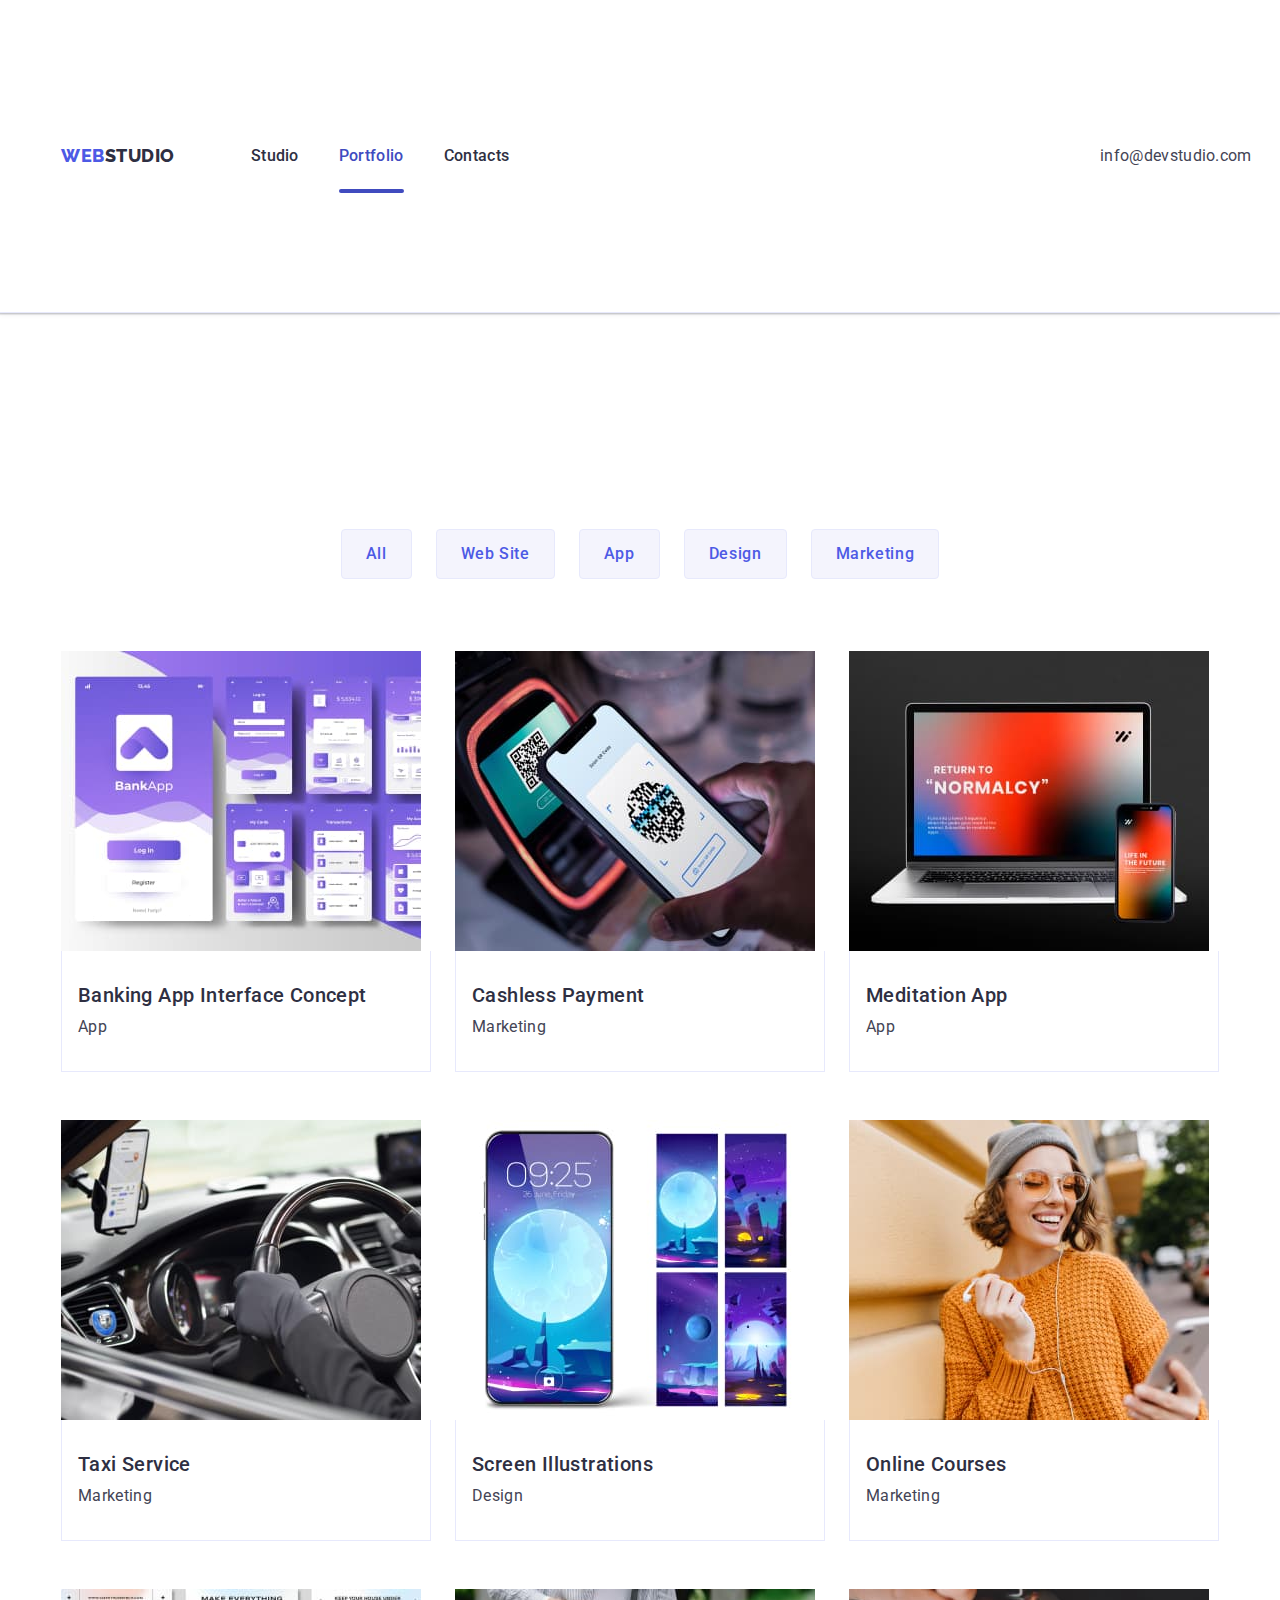
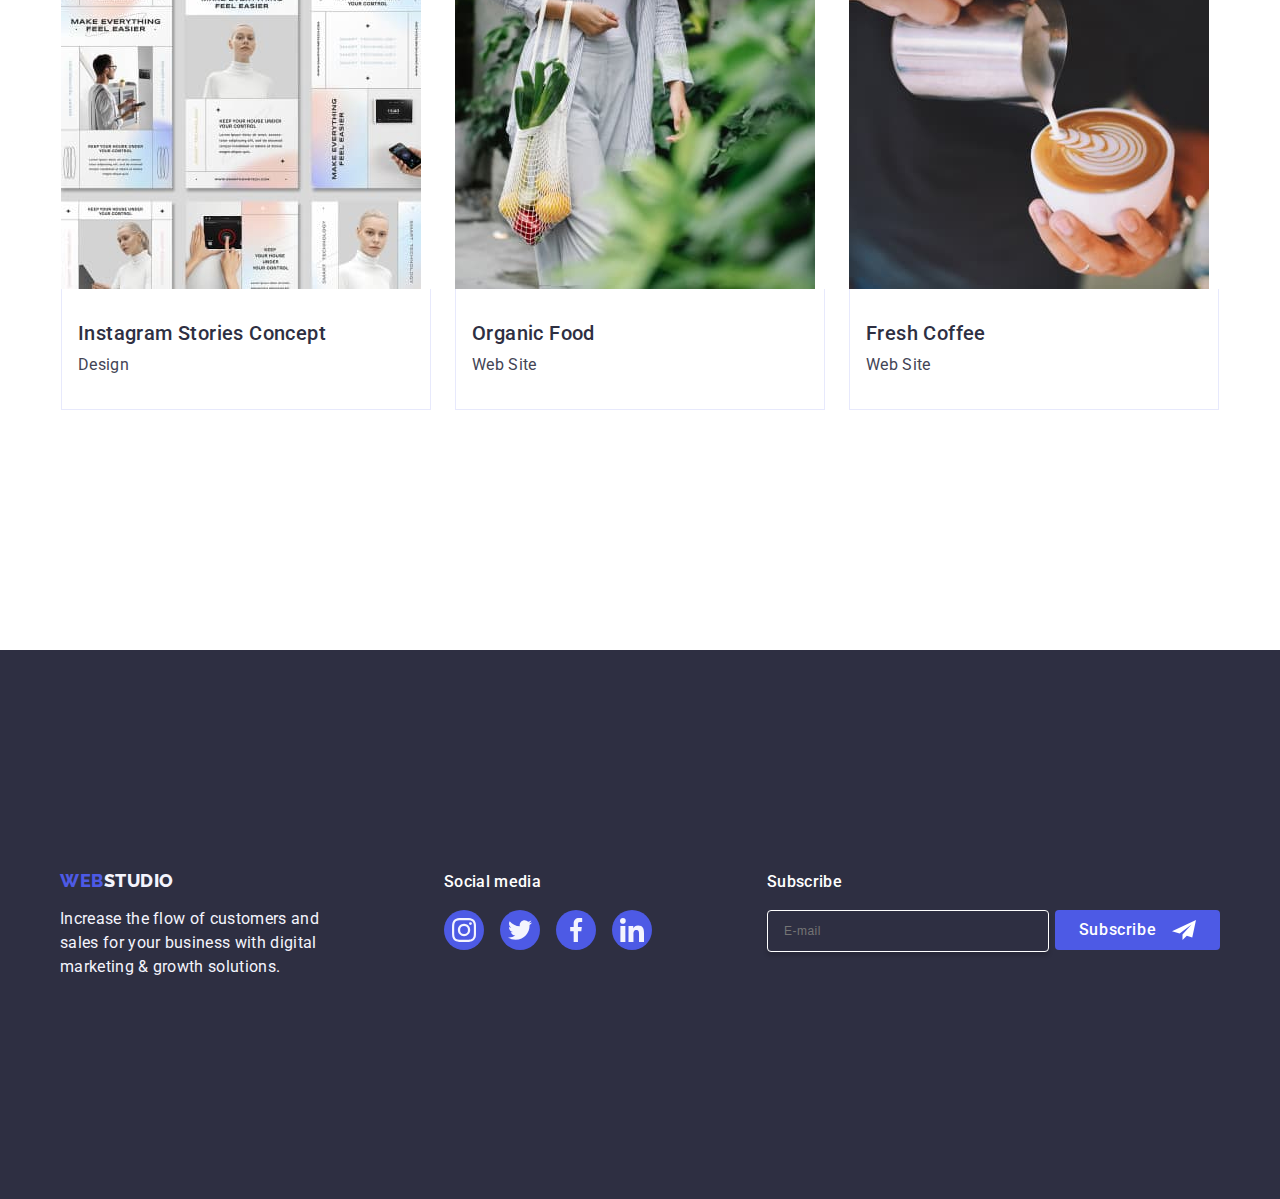
<file: portfolio.html>
<!DOCTYPE html>
<html lang="en">
  <head>
    <meta charset="UTF-8" />
    <meta name="viewport" content="width=device-width, initial-scale=1.0" />

    <link rel="preconnect" href="https://fonts.googleapis.com" />
    <link rel="preconnect" href="https://fonts.gstatic.com" crossorigin />
    <link
      href="https://fonts.googleapis.com/css2?family=Raleway:wght@800&family=Roboto:wght@400;500;700;900&display=swap"
      rel="stylesheet"
    />
    <link
      rel="stylesheet"
      href="https://cdnjs.cloudflare.com/ajax/libs/modern-normalize/2.0.0/modern-normalize.min.css"
      integrity="sha512-4xo8blKMVCiXpTaLzQSLSw3KFOVPWhm/TRtuPVc4WG6kUgjH6J03IBuG7JZPkcWMxJ5huwaBpOpnwYElP/m6wg=="
      crossorigin="anonymous"
      referrerpolicy="no-referrer"
    />
    <link rel="stylesheet" href="./css/styles.css" type="text/css" />
    <title>WebStudio Portfolio</title>
  </head>
  <body>
    <header class="header">
      <div class="header-div container">
        <nav class="nav">
          <a class="logo-link link" href="./index.html"
            >Web<span class="logo-header">Studio</span></a
          >
          <ul class="list-header link">
            <li>
              <a href="./index.html" class="first-link link">Studio</a>
            </li>
            <li>
              <a href="./portfolio.html" class="first-link link current"
                >Portfolio</a
              >
            </li>
            <li>
              <a href="" class="first-link link">Contacts</a>
            </li>
          </ul>
        </nav>
        <address class="address">
          <ul class="address-list list">
            <li>
              <a href="mailto:info@devstudio.com" class="contact-link link"
                >info@devstudio.com</a
              >
            </li>
            <li>
              <a href="tel:+110001111111" class="contact-link link"
                >+11 (000) 111-11-11</a
              >
            </li>
          </ul>
        </address>
      </div>
    </header>
    <main>
      <section class="section-six">
        <div class="container">
          <h1 class="visually-hidden">Our Products</h1>

          <ul class="list-one-portfolio list">
            <li>
              <button type="button" class="filter-button">All</button>
            </li>
            <li>
              <button type="button" class="filter-button">Web Site</button>
            </li>
            <li>
              <button type="button" class="filter-button">App</button>
            </li>
            <li>
              <button type="button" class="filter-button">Design</button>
            </li>
            <li>
              <button type="button" class="filter-button">Marketing</button>
            </li>
          </ul>
          <ul class="list-two-portfolio list">
            <li class="portfolio-li">
              <a class="link portfolio-link" href="">
                <div class="portfolio-box">
                  <img
                    src="./images/banking-app-8.jpg"
                    width="360"
                    height="300"
                    alt="an image showing an example of the banking app"
                  />
                  <p class="portfolio-box-p">
                    14 Stylish and User-Friendly App Design Concepts · Task
                    Manager App · Calorie Tracker App · Exotic Fruit Ecommerce
                    App · Cloud Storage App
                  </p>
                </div>
                <div class="portfolio-div">
                  <h2 class="product-header">Banking App Interface Concept</h2>
                  <p class="product-paragraph">App</p>
                </div>
              </a>
            </li>
            <li class="portfolio-li">
              <a class="link portfolio-link" href="">
                <div class="portfolio-box">
                  <img
                    src="./images/cashless-9.jpg"
                    width="360"
                    height="300"
                    alt="an image showing an example of the cashless payment app"
                  />
                  <p class="portfolio-box-p">
                    14 Stylish and User-Friendly App Design Concepts · Task
                    Manager App · Calorie Tracker App · Exotic Fruit Ecommerce
                    App · Cloud Storage App
                  </p>
                </div>
                <div class="portfolio-div">
                  <h2 class="product-header">Cashless Payment</h2>
                  <p class="product-paragraph">Marketing</p>
                </div>
              </a>
            </li>
            <li class="portfolio-li">
              <a class="link portfolio-link" href="">
                <div class="portfolio-box">
                  <img
                    src="./images/meditation-app-10.jpg"
                    width="360"
                    height="300"
                    alt="an image showing an example of the meditation app on a computer and on a smartphone"
                  />
                  <p class="portfolio-box-p">
                    14 Stylish and User-Friendly App Design Concepts · Task
                    Manager App · Calorie Tracker App · Exotic Fruit Ecommerce
                    App · Cloud Storage App
                  </p>
                </div>
                <div class="portfolio-div">
                  <h2 class="product-header">Meditation App</h2>
                  <p class="product-paragraph">App</p>
                </div>
              </a>
            </li>
            <li class="portfolio-li">
              <a class="link portfolio-link" href="">
                <div class="portfolio-box">
                  <img
                    src="./images/taxi-11.jpg"
                    width="360"
                    height="300"
                    alt="an image showing the driver's place in a taxi car with an on app on a smartphone"
                  />
                  <p class="portfolio-box-p">
                    14 Stylish and User-Friendly App Design Concepts · Task
                    Manager App · Calorie Tracker App · Exotic Fruit Ecommerce
                    App · Cloud Storage App
                  </p>
                </div>
                <div class="portfolio-div">
                  <h2 class="product-header">Taxi Service</h2>
                  <p class="product-paragraph">Marketing</p>
                </div>
              </a>
            </li>
            <li class="portfolio-li">
              <a class="link portfolio-link" href="">
                <div class="portfolio-box">
                  <img
                    src="./images/screen-12.jpg"
                    width="360"
                    height="300"
                    alt="an image showing an example of the illustrations on a smartphone"
                  />
                  <p class="portfolio-box-p">
                    14 Stylish and User-Friendly App Design Concepts · Task
                    Manager App · Calorie Tracker App · Exotic Fruit Ecommerce
                    App · Cloud Storage App
                  </p>
                </div>
                <div class="portfolio-div">
                  <h2 class="product-header">Screen Illustrations</h2>
                  <p class="product-paragraph">Design</p>
                </div>
              </a>
            </li>
            <li class="portfolio-li">
              <a class="link portfolio-link" href="">
                <div class="portfolio-box">
                  <img
                    src="./images/online-course-13.jpg"
                    width="360"
                    height="300"
                    alt="an image showing happy young woman during online course on a smartphone"
                  />
                  <p class="portfolio-box-p">
                    14 Stylish and User-Friendly App Design Concepts · Task
                    Manager App · Calorie Tracker App · Exotic Fruit Ecommerce
                    App · Cloud Storage App
                  </p>
                </div>
                <div class="portfolio-div">
                  <h2 class="product-header">Online Courses</h2>
                  <p class="product-paragraph">Marketing</p>
                </div>
              </a>
            </li>
            <li class="portfolio-li">
              <a class="link portfolio-link" href="">
                <div class="portfolio-box">
                  <img
                    src="./images/instagram-14.jpg"
                    width="360"
                    height="300"
                    alt="an image showing several sites of an Instagram Stories"
                  />
                  <p class="portfolio-box-p">
                    14 Stylish and User-Friendly App Design Concepts · Task
                    Manager App · Calorie Tracker App · Exotic Fruit Ecommerce
                    App · Cloud Storage App
                  </p>
                </div>
                <div class="portfolio-div">
                  <h2 class="product-header">Instagram Stories Concept</h2>
                  <p class="product-paragraph">Design</p>
                </div>
              </a>
            </li>
            <li class="portfolio-li">
              <a class="link portfolio-link" href="">
                <div class="portfolio-box">
                  <img
                    src="./images/organic-food-15.jpg"
                    width="360"
                    height="300"
                    alt="an image showing a woman with a bag full of fresh organic vegetables in a green scenery"
                  />
                  <p class="portfolio-box-p">
                    14 Stylish and User-Friendly App Design Concepts · Task
                    Manager App · Calorie Tracker App · Exotic Fruit Ecommerce
                    App · Cloud Storage App
                  </p>
                </div>
                <div class="portfolio-div">
                  <h2 class="product-header">Organic Food</h2>
                  <p class="product-paragraph">Web Site</p>
                </div>
              </a>
            </li>
            <li class="portfolio-li">
              <a class="link portfolio-link" href="">
                <div class="portfolio-box">
                  <img
                    src="./images/fresh-coffee-16.jpg"
                    width="360"
                    height="300"
                    alt="an image showing hand of a barista making a latte"
                  />
                  <p class="portfolio-box-p">
                    14 Stylish and User-Friendly App Design Concepts · Task
                    Manager App · Calorie Tracker App · Exotic Fruit Ecommerce
                    App · Cloud Storage App
                  </p>
                </div>
                <div class="portfolio-div">
                  <h2 class="product-header">Fresh Coffee</h2>
                  <p class="product-paragraph">Web Site</p>
                </div>
              </a>
            </li>
          </ul>
        </div>
      </section>
    </main>
    <footer class="footer">
      <div class="container footer-main">
        <div class="div-footer-one">
          <a class="logo-link link" href="index.html"
            >Web<span class="logo-footer">Studio</span></a
          >
          <p class="footer-paragraph">
            Increase the flow of customers and sales for your business with
            digital marketing & growth solutions.
          </p>
        </div>
        <div class="social-media-container">
          <p class="footer-paragraph-one">Social media</p>
          <ul class="footer-icons-list">
            <li class="footer-icons-li">
              <a href="" class="footer-link-icon">
                <svg width="24" height="24" class="footer-icon-li">
                  <use href="./images/icons.svg#icon-instagram"></use>
                </svg>
              </a>
            </li>
            <li class="footer-icons-li">
              <a href="" class="footer-link-icon">
                <svg width="24" height="24" class="footer-icon-li">
                  <use href="./images/icons.svg#icon-twitter"></use>
                </svg>
              </a>
            </li>
            <li class="footer-icons-li">
              <a href="" class="footer-link-icon">
                <svg width="24" height="24" class="footer-icon-li">
                  <use href="./images/icons.svg#icon-facebook"></use>
                </svg>
              </a>
            </li>
            <li class="footer-icons-li">
              <a href="" class="footer-link-icon">
                <svg width="24" height="24" class="footer-icon-li">
                  <use href="./images/icons.svg#icon-linkedin"></use>
                </svg>
              </a>
            </li>
          </ul>
        </div>
        <div class="div-footer-three">
          <p class="footer-paragraph-three">Subscribe</p>
          <form class="footer-form">
            <label class="label-footer">
              <input
                class="input-footer"
                name="input-footer"
                type="email"
                placeholder="E-mail"
                required
            /></label>
            <button type="submit" class="button-footer">
              Subscribe
              <svg width="24" height="24" class="footer-icon-div">
                <use href="./images/icons.svg#icon-Frame"></use>
              </svg>
            </button>
          </form>
        </div>
      </div>
    </footer>
  </body>
</html>
</file>
<file: css/styles.css>
:root {
  --color-logo: #4d5ae5;
  --color-section1: #2e2f42;
  --color-footer: #f4f4fd;
  --color-paragraph: #434455;
  --color-portfolio: #e7e9fc;
  --color-footer-div: #ffffff;
  --section-five: #8e8f99;
}
body {
  font-family: "Roboto", sans-serif;
  color: #434455;
  background-color: #ffffff;
}
h1,
h2,
h3,
h4,
h5,
h6,
p {
  margin: 0;
}
img {
  display: block;
  max-width: 100%;
  height: auto;
}
button {
  cursor: pointer;
  border: none;
  border-radius: 4px;
}

ul,
ol {
  list-style: none;
  margin: 0;
  padding-left: 0;
}
* {
  margin: 0;
  padding: 0;
}

.container {
  margin: 0 auto;
  padding: 0 15px;
  max-width: 1158px;
}
.section-two-icons-container {
  display: flex;
  align-items: center;
  justify-content: center;
  height: 112px;
  background-color: #f4f4fd;
  border-radius: 4px;
  margin-bottom: 8px;
}

.link {
  text-decoration: none;
}

.list {
  list-style: none;
  margin: 0;
  padding-left: 0;
}

.list-header {
  display: flex;
  gap: 40px;
}

.list-one-portfolio {
  justify-content: center;
  display: flex;
  gap: 24px;
  margin-bottom: 72px;
}

.list-two-portfolio {
  display: flex;
  flex-wrap: wrap;
  column-gap: 24px;
  row-gap: 48px;
}

.section-two-list {
  gap: 24px;
  display: flex;
}
.section-two-li {
  width: calc((100% - 72px) / 4);
}

.section-three {
  padding-bottom: 120px;
}

.section-three-list {
  gap: 24px;
  display: flex;
}

.section-three-li {
  width: calc((100% - 48px) / 3);
}

.logo-link {
  font-family: "Raleway", sans-serif;
  font-weight: 800;
  font-size: 18px;
  line-height: 1.17;
  letter-spacing: 0.03em;
  text-transform: uppercase;
  color: var(--color-logo);
  margin-right: 76px;
  display: inline-block;
}

.logo-header {
  color: #2e2f42;
}

.first-link:hover {
  color: #404bbf;
}
.first-link:focus {
  color: #404bbf;
}

.first-link {
  display: inline-block;
  font-weight: 500;
  font-size: 16px;
  line-height: 1.5;
  letter-spacing: 0.02em;
  color: #2e2f42;
  position: relative;
  transition: color 250ms cubic-bezier(0.4, 0, 0.2, 1);
  padding: 24px 0;
}

.current {
  color: #404bbf;
}

.current::after {
  content: "";
  position: absolute;
  left: 0;
  bottom: -1px;
  width: 100%;
  height: 4px;
  border-radius: 2px;
  background: var(--OCEAN, #404bbf);
}

.portfolio-li {
  width: calc((100% - 48px) / 3);
  display: block;
}

.portfolio-link:hover .portfolio-box-p {
  transform: translateY(0%);
}

.portfolio-link:focus .portfolio-box-p {
  transform: translateY(0%);
}

.portfolio-li:focus {
  box-shadow: 0px 1px 6px rgba(46, 47, 66, 0.08),
    0px 1px 1px rgba(46, 47, 66, 0.16), 0px 2px 1px rgba(46, 47, 66, 0.08);
}
.portfolio-link {
  display: block;
  transition: box-shadow 250ms cubic-bezier(0.4, 0, 0.2, 1);
}
.portfolio-link:focus {
  box-shadow: 0px 1px 6px rgba(46, 47, 66, 0.08),
    0px 1px 1px rgba(46, 47, 66, 0.16), 0px 2px 1px rgba(46, 47, 66, 0.08);
}
.portfolio-link:hover {
  box-shadow: 0px 1px 6px rgba(46, 47, 66, 0.08),
    0px 1px 1px rgba(46, 47, 66, 0.16), 0px 2px 1px rgba(46, 47, 66, 0.08);
}
.section-four-li {
  background-color: #ffffff;
}
.section-four-icons-list {
  display: flex;
  justify-content: center;
  gap: 24px;
}
.section-four-icons-li {
  width: 40px;
  height: 40px;
  background-color: ;
}
.link-icon {
  width: 100%;
  height: 100%;
  background-color: #4d5ae5;
  border-radius: 50%;
  display: flex;
  align-items: center;
  justify-content: center;
  transition: background-color 250ms cubic-bezier(0.4, 0, 0.2, 1);
}
.link-icon:hover {
  background-color: #404bbf;
}
.link-icon:focus {
  background-color: #404bbf;
}
.icon-li {
  fill: #f4f4fd;
}

.address {
  font-style: normal;
  margin-left: auto;
  display: flex;
  gap: 40px;
  padding: 24px 0;
}
.address-list {
  display: flex;
  gap: 40px;
}

.heading-three {
  font-size: 36px;
  line-height: 1.11;
  text-align: center;
  letter-spacing: 0.02em;
  text-transform: capitalize;
  color: #2e2f42;
  margin-bottom: 72px;
}

.span {
  color: #2e2f42;
}

.logo-footer {
  color: #f4f4fd;
  display: inline-block;
  margin-bottom: 16px;
}

.footer-paragraph {
  line-height: 1.5;
  color: var(--color-footer);
  letter-spacing: 0.02em;
  max-width: 264px;
}

.contact-link {
  font-size: 16px;
  line-height: 1.5;
  letter-spacing: 0.02em;
  color: #434455;
  text-decoration: none;
  transition: color 250ms cubic-bezier(0.4, 0, 0.2, 1);
}

.contact-link:hover {
  color: #404bbf;
}

.contact-link:focus {
  color: #404bbf;
}

.section-one {
  background-color: var(--color-section1);
  padding: 188px 0;
  background-image: linear-gradient(
      rgba(46, 47, 66, 0.7),
      rgba(46, 47, 66, 0.7)
    ),
    url(../images/people-office.jpg);
  max-width: 1440px;
  background-repeat: no-repeat;
  background-position: center;
  background-size: cover;
  margin: 0 auto;
}

.section-two {
  padding: 120px 0;
}

.section-four {
  background-color: #f4f4fd;
  padding: 120px 0;
}

.section-four-list {
  display: flex;
  gap: 24px;
}

.section-four-li {
  width: calc((100%-72px) / 4);
  border-radius: 0px 0px 4px 4px;
  box-shadow: 0px 1px 6px rgba(46, 47, 66, 0.08),
    0px 1px 1px rgba(46, 47, 66, 0.16), 0px 2px 1px rgba(46, 47, 66, 0.08);
}

.section-five {
  padding-top: 120px;
  padding-bottom: 120px;
}

.section-five-ul {
  display: flex;
  gap: 24px;
}
.section-five-li {
  width: calc((100% - 120px) / 6);
  height: 88px;
}

.section-five-link {
  width: 100%;
  height: 100%;
  border: 1px solid #8e8f99;
  border-radius: 4px;
  display: flex;
  align-items: center;
  justify-content: center;
  color: #8e8f99;
  transition: border-color 250ms cubic-bezier(0.4, 0, 0.2, 1),
    color 250ms cubic-bezier(0.4, 0, 0.2, 1);
}
.section-five-link:hover {
  border-color: #404bbf;
  color: #404bbf;
}
.section-five-link:focus {
  border-color: #404bbf;
  color: #404bbf;
}

.section-five-logo {
  fill: currentColor;
}

.section-six {
  padding-top: 96px;
  padding-bottom: 120px;
}

.heading-one {
  font-size: 56px;
  line-height: 1.07;
  text-align: center;
  letter-spacing: 0.02em;
  color: #ffffff;
  max-width: 496px;
  margin: 0 auto;
  margin-bottom: 48px;
}

.heading-two {
  font-weight: 500;
  font-size: 20px;
  line-height: 1.2;
  letter-spacing: 0.02em;
  color: #2e2f42;
  margin-bottom: 8px;
}

.heading-four {
  font-size: 36px;
  line-height: 1.11;
  text-align: center;
  letter-spacing: 0.02em;
  text-transform: capitalize;
  color: #2e2f42;
  margin-bottom: 72px;
}
.heading-four-h3 {
  font-size: 20px;
  line-height: 24px;
  color: var(--color-section1);
  margin-bottom: 8px;
  text-align: center;
}

.heading-five {
  font-size: 36px;
  line-height: 1.11;
  color: var(--color-section1);
  margin-bottom: 8px;
  text-align: center;
  margin-bottom: 72px;
}

.heading-six {
  font-weight: 500;
  font-size: 20px;
  line-height: 1.2;
  letter-spacing: 0.02em;
  color: #2e2f42;
  text-align: center;
  margin-bottom: 8px;
}

.product-header {
  font-weight: 500;
  font-size: 20px;
  line-height: 1.2;
  letter-spacing: 0.02em;
  color: var(--color-section1);
  margin-bottom: 8px;
}

.paragraph-one {
  font-size: 16px;
  line-height: 1.5;
  letter-spacing: 0.02em;
}

.paragraph-two {
  font-size: 16px;
  line-height: 1.5;
  letter-spacing: 0.02em;
  text-align: center;
  margin-bottom: 8px;
}

.product-paragraph {
  font-size: 16px;
  line-height: 1.5;
  letter-spacing: 0.02em;
  color: var(--color-paragraph);
}

.product-header {
  font-weight: 500;
  font-size: 20px;
  line-height: 1.2;
  letter-spacing: 0.02em;
  color: #2e2f42;
}

.button {
  background-color: #4d5ae5;
  font-family: "Roboto", sans-serif;
  font-weight: 500;
  font-size: 16px;
  line-height: 1.5;
  letter-spacing: 0.04em;
  color: #ffffff;
  cursor: pointer;
  display: block;
  min-width: 169px;
  height: 56px;
  border: none;
  border-radius: 4px;
  margin: 0 auto;
}

.button:focus {
  background-color: #404bbf;
}

.button:hover {
  background-color: #404bbf;
}

.filter-button {
  font-family: "Roboto", sans-serif;
  font-weight: 500;
  font-size: 16px;
  line-height: 1.5;
  letter-spacing: 0.04em;
  color: var(--color-logo);
  background-color: var(--color-footer);
  cursor: pointer;
  text-align: center;
  padding: 12px 24px;
  border: 1px solid var(--color-portfolio);
  border-radius: 4px;
  transition: color 250ms cubic-bezier(0.4, 0, 0.2, 1),
    background-color 250ms cubic-bezier(0.4, 0, 0.2, 1),
    border-color 250ms cubic-bezier(0.4, 0, 0.2, 1),
    box-shadow 250ms cubic-bezier(0.4, 0, 0.2, 1);
}

.filter-button :hover .filter-button :focus {
  background-color: var(--color-example);
}

.filter-button:hover {
  color: #ffffff;
  background-color: #404bbf;
  border: 1px solid transparent;
  box-shadow: 0px 3px 1px rgba(0, 0, 0, 0.1), 0px 2px 1px rgba(0, 0, 0, 0.08),
    0px 2px 2px rgba(0, 0, 0, 0.12);
}

.filter-button:focus {
  background-color: #404bbf;
  border: 1px solid transparent;
  box-shadow: 0px 3px 1px rgba(0, 0, 0, 0.1), 0px 2px 1px rgba(0, 0, 0, 0.08),
    0px 2px 2px rgba(0, 0, 0, 0.12);
}

.footer {
  background-color: #2e2f42;
  color: var(--CLOUD, #f4f4fd);
}
footer {
  padding: 100px 0;
}
.footer-main {
  display: flex;
  align-items: baseline;
}

.visually-hidden {
  position: absolute;
  width: 1px;
  height: 1px;
  margin: -1px;
  border: 0;
  padding: 0;
  white-space: nowrap;
  clip-path: inset(100%);
  clip: rect(0 0 0 0);
  overflow: hidden;
}

header {
  border-bottom: 1px solid var(--CORNFLOWER, #e7e9fc);
  background: var(--WHITE, #fff);
  box-shadow: 0px 1px 6px rgba(46, 47, 66, 0.08),
    0px 1px 1px rgba(46, 47, 66, 0.16), 0px 2px 1px rgba(46, 47, 66, 0.08);
}

.header-div {
  display: flex;
  width: 1158px;
  margin: 0 auto;
  padding: 0 15px;
}

.nav {
  display: flex;
  align-items: center;
}

.portfolio-div {
  padding: 32px 16px;
  border: 1px solid var(--color-portfolio);
  border-top: none;
}

.div-four {
  padding: 32px 0px;
  background-color: #ffffff;
  border-radius: 0px 0px 4px 4px;
  gap: 32px;
}
.section-two-icons {
  width: 64px;
  height: 64px;
  flex-shrink: 0;
}

.div-footer-one {
  margin-right: 120px;
}
.footer-paragraph-one {
  font-weight: 500;
  font-size: 16px;
  line-height: 1.5;
  letter-spacing: 0.02em;
  color: var(--color-footer-div);
  margin-bottom: 16px;
}

.footer-icons-list {
  display: flex;
  gap: 16px;
}
.footer-icons-li {
  height: 40px;
  width: 40px;
}
.footer-link-icon {
  width: 100%;
  height: 100%;
  background-color: var(--color-logo);
  border-radius: 50%;
  display: flex;
  align-items: center;
  justify-content: center;
  transition: background-color 250ms cubic-bezier(0.4, 0, 0.2, 1);
}
.footer-link-icon:hover {
  background-color: #31d0aa;
}
.footer-link-icon:focus {
  background-color: #31d0aa;
}
.footer-icon-li {
  fill: var(--color-footer);
}

.modal-container {
  position: fixed;
  top: 0;
  left: 0;
  width: 100%;
  height: 100%;
  background-color: var(--NAVY-BLUE-modal, rgba(46, 47, 66, 0.4));
  transition: opacity 250ms cubic-bezier(0.4, 0, 0.2, 1),
    visibility 250ms cubic-bezier(0.4, 0, 0.2, 1);
}

.is-hidden {
  opacity: 0;
  visibility: hidden;
  pointer-events: none;
}

.modal-box {
  position: absolute;
  top: 50%;
  left: 50%;
  transform: translate(-50%, -50%) scale(1);
  width: 408px;
  min-height: 584px;
  flex-shrink: 0;
  border-radius: 4px;
  background: var(--DAIRY, #fcfcfc);
  box-shadow: 0px 2px 1px 0px rgba(0, 0, 0, 0.2),
    0px 1px 3px 0px rgba(0, 0, 0, 0.12), 0px 1px 1px 0px rgba(0, 0, 0, 0.14);
  transition: transform 250ms cubic-bezier(0.4, 0, 0.2, 1);
  padding: 72px 24px 24px 24px;
}

.modal-button {
  transition: background-color 250ms cubic-bezier(0.4, 0, 0.2, 1);
}

.button-close {
  position: absolute;
  top: 24px;
  right: 24px;
  width: 24px;
  height: 24px;
  flex-shrink: 0;
  display: flex;
  border-radius: 50%;
  align-items: center;
  justify-content: center;
  background-color: #e7e9fc;
  border: 1px solid rgba(0, 0, 0, 0.1);
  padding: 0;
  cursor: pointer;
  transition: background-color 250ms cubic-bezier(0.4, 0, 0.2, 1),
    border 250ms cubic-bezier(0.4, 0, 0.2, 1);
}

.button-close:focus,
.button-close:hover {
  background-color: #404bbf;
  border: none;
  fill: white;
}

.button-close-icon {
  transition: fill 250ms cubic-bezier(0.4, 0, 0.2, 1);
}

.portfolio-box {
  position: relative;
  overflow: hidden;
}

.portfolio-box-p {
  position: absolute;
  top: 0;
  font-size: 16px;
  line-height: 1.5;
  letter-spacing: 0.02em;
  color: var(--color-footer, #f4f4fd);
  padding: 40px 32px;
  background-color: #4d5ae5;
  height: 100%;
  width: 100%;
  transform: translateY(100%);
  transition: transform 250ms cubic-bezier(0.4, 0, 0.2, 1);
}

.div-footer-three {
  margin-left: 80px;
}
.footer-paragraph-three {
  margin-bottom: 16px;
  font-size: 16px;
  font-weight: 500;
  line-height: 1.5;
  letter-spacing: 0.02em;
  color: #ffffff;
}

.footer-form {
  display: flex;
  gap: 24px;
}
.input-footer {
  width: 264px;
  height: 40px;
  border: 1px solid #ffffff;
  background-color: transparent;
  font-size: 12px;
  line-height: 1.5;
  letter-spacing: 0.04em;
  padding-left: 16px;
  box-shadow: 0px 4px 4px 0px rgba(0, 0, 0, 0.15);
  border-radius: 4px;
  color: #ffffff;
  display: flex;
}
.input-footer ::placeholder {
  color: #ffffff;
}
.button-footer {
  min-width: 165px;
  height: 40px;
  display: flex;
  justify-content: center;
  align-items: center;
  font-family: "Roboto", sans-serif;
  font-size: 16px;
  font-weight: 500;
  line-height: 1.5;
  letter-spacing: 0.04em;
  color: #ffffff;
  cursor: pointer;
  background-color: #4d5ae5;
  border: none;
  border-radius: 4px;
}
.footer-icon-div {
  margin-left: 16px;
}

.paragraph-modal {
  font-weight: 500;
  font-size: 16px;
  line-height: 1.5;
  text-align: center;
  letter-spacing: 0.02em;
  color: var(--color-section1);
  margin-bottom: 16px;
}
.div-modal-form {
  margin-bottom: 8px;
}
.label-modal {
  font-size: 12px;
  line-height: 1.17;
  letter-spacing: 0.04em;
  color: var(--section-five);
  display: block;
  margin-bottom: 4px;
}
.div-modal-label {
  position: relative;
}
.input-modal {
  width: 100%;
  height: 40px;
  border: 1px solid rgba(46, 47, 66, 0.4);
  border-radius: 4px;
  background-color: transparent;
  transition: border-color 250ms cubic-bezier(0.4, 0, 0.2, 1);
  padding-left: 38px;
  outline: transparent;
}
.input-modal:focus {
  border-color: #4d5ae5;
}
.input-modal:focus + svg {
  fill: #4d5ae5;
}
.modal-icon {
  position: absolute;
  left: 16px;
  top: 50%;
  transform: translateY(-50%);
  transition: fill 250ms cubic-bezier(0.4, 0, 0.2, 1);
}
.div-modal-four {
  margin-bottom: 16px;
}
.textarea-modal {
  width: 100%;
  height: 120px;
  font-size: 12px;
  line-height: 1.17;
  letter-spacing: 0.04em;
  color: rgba(46, 47, 66, 0.4);
  border: 1px solid rgba(46, 47, 66, 0.4);
  border-radius: 4px;
  background-color: transparent;
  padding: 8px 16px;
  outline: transparent;
  resize: none;
  transition: border-color 250ms cubic-bezier(0.4, 0, 0.2, 1);
}
.textarea-modal:focus {
  border-color: #4d5ae5;
}

.div-modal-five {
  margin-bottom: 24px;
}
.label-modal-five {
  display: block;
  font-size: 12px;
  line-height: 1.17;
  letter-spacing: 0.04em;
  color: var(--section-five);
}
.span-label {
  width: 16px;
  height: 16px;
  border: 1px solid rgba(46, 47, 66, 0.4);
  border-radius: 2px;
  transition: background-color 250ms cubic-bezier(0.4, 0, 0.2, 1),
    border 250ms cubic-bezier(0.4, 0, 0.2, 1),
    fill 250ms cubic-bezier(0.4, 0, 0.2, 1);
  display: inline-flex;
  align-items: center;
  justify-content: center;
  fill: transparent;
}

.link-modal {
  color: var(--color-logo);
}

.button-modal-six {
  display: block;
  margin: 0 auto;
  min-width: 169px;
  height: 56px;
  font-family: "Roboto", sans-serif;
  font-size: 16px;
  font-weight: 500;
  line-height: 1.5;
  letter-spacing: 0.04em;
  color: #ffffff;
  cursor: pointer;
  background-color: #4d5ae5;
  border: none;
  border-radius: 4px;
  transition: background-color 250ms cubic-bezier(0.4, 0, 0.2, 1);
}

.modal-check:checked + .label-modal-five span {
  background-color: #404bbf;
  border: none;
  fill: #f4f4fd;
}

.menu-container {
  display: flex;
  flex-direction: column;
  justify-content: space-between;
  position: fixed;
  top: 0;
  left: 0;
  width: 100vw;
  height: 100vh;
  padding: 40px;
  background-color: var(--white);
  z-index: 999;
  transform: translateX(100%);
  transition: transform 250ms ease-in-out;
}

.menu-container.is-open {
  transform: translateX(0);
}

.menu-container .list-header {
  gap: 0;
  justify-content: start;
  max-width: 200px;
}
.menu-container .current::after {
  display: none;
}

.menu-container .address {
  font-size: 20px;
  font-weight: 500;
  margin-bottom: 48px;
}

.menu-address-list {
  flex-wrap: wrap;
  gap: 40px;
  justify-content: start;
  max-width: 353px;
}
.menu-address-li:first-child {
  color: var(--color-logo);
  font-size: 36px;
  font-weight: 700;
  min-width: 353px;
}
.menu-address-li:first-child .address-link {
  color: var(--color-logo);
}
.menu-social-list {
  gap: 56px;
  justify-content: start;
}

@media screen and (min-device-pixel-ratio: 2),
  (-webkit-min-device-pixel-ratio: 2),
  screen and (min-resolution: 192dpi),
  screen and (min-resolution: 2dppx) {
  .section-one {
    background-image: linear-gradient(
        rgba(46, 47, 66, 0.7),
        rgba(46, 47, 66, 0.7)
      ),
      url("../images/people-office-mobile@2x.jpg");
  }
}

@media all and (min-width: 768px) {
  .container {
    max-width: 768px;
  }

  .header-div {
    height: 72px;
    max-width: 768px;
  }

  .navigation {
    align-items: center;
    display: flex;
  }

  .header-div .list-header {
    display: flex;
    gap: 40px;
  }

  .header-div .first-link {
    font-size: 16px;
    font-weight: 500;
    line-height: 1.5;
    padding: 24px 0;
  }

  .header-div .address {
    display: flex;
    font-size: 12px;
    font-weight: 400;
    letter-spacing: 0.04em;
    line-height: 1.17;
    margin-left: auto;
    max-width: 119px;
  }

  .header-div .address-list {
    gap: 12px;
  }

  .menu-toggle {
    display: none;
  }

  .section-one {
    background-image: linear-gradient(
        rgba(46, 47, 66, 0.7),
        rgba(46, 47, 66, 0.7)
      ),
      url("../images/people-office-tablet.jpg");
  }
  .heading-one {
    font-size: 56px;
    line-height: 1.07;
    max-width: 496px;
  }

  .section-two {
    padding: 96px 0;
  }
  .section-two-icons-container {
    display: none;
  }

  .section-two-list {
    gap: 72px 24px;
    margin: 0 auto;
    max-width: 736px;
  }

  .section-two-li {
    max-width: 356px;
  }

  .section-two .heading-two {
    text-align: left;
  }

  .section-four-list {
    gap: 64px 24px;
  }

  .section-five-ul {
    gap: 72px 24px;
  }
  .section-five-li {
    min-width: 168px;
  }

  .footer-main {
    gap: 72px 24px;
    max-width: 584px;
  }
  .div-footer-one {
    margin: 0;
  }
  .logo-link {
    text-align: left;
  }
  .social-media-container {
    margin: 0;
  }
  .logo-link {
    text-align: left;
  }
  .social-media-container {
    margin: 0;
  }
  .footer-paragraph-one {
    text-align: left;
  }
  .div-footer-three {
    gap: 24px;
  }
  .label-footer {
    width: 264px;
  }
  .button-footer {
    margin: 0;
  }
  .modal-box {
    min-width: 408px;
  }

  @media screen and (min-device-pixel-ratio: 2),
    (-webkit-min-device-pixel-ratio: 2),
    screen and (min-resolution: 192dpi),
    screen and (min-resolution: 2dppx) {
    .section-one {
      background-image: linear-gradient(
          rgba(46, 47, 66, 0.7),
          rgba(46, 47, 66, 0.7)
        ),
        url("../images/people-office-tablet@2x.jpg");
    }
  }
}

@media all and (min-width: 1158px) {
  .container {
    max-width: 1158px;
    padding: 120px 0;
  }

  .header-div .address-list {
    gap: 40px;
  }
  .section-one {
    padding: 188px 0;
  }
  .section-two-list {
    flex-wrap: nowrap;
  }
  .section-two-li {
    min-width: 264px;
  }
  .section-two-icons-container {
    lign-items: center;
    background-color: var(--color-footer);
    border-radius: 4px;
    display: flex;
    height: 112px;
    justify-content: center;
    margin-bottom: 8px;
  }
  .section-two .heading-two {
    font-size: 20px;
    font-weight: 500;
  }
  .paragraph-one {
    font-weight: 400;
  }
  .section-three {
    display: block;
    padding-top: 0;
  }
  .section-three-list {
    flex-wrap: nowrap;
    gap: 24px;
  }
  .section-four-list {
    flex-wrap: nowrap;
  }
  .section-five-ul {
    flex-wrap: nowrap;
  }
  .section-five-li {
    min-width: 168px;
  }
  .footer-main {
    gap: 0;
    max-width: 1160px;
  }
  .div-footer-one {
    margin-right: 120px;
  }
  .div-footer-three {
    margin-left: auto;
    width: auto;
  }
  .footer-form {
    flex-wrap: nowrap;
  }

  @media screen and (min-device-pixel-ratio: 2),
    (-webkit-min-device-pixel-ratio: 2),
    screen and (min-resolution: 192dpi),
    screen and (min-resolution: 2dppx) {
    .section-one {
      background-image: linear-gradient(
          rgba(46, 47, 66, 0.7),
          rgba(46, 47, 66, 0.7)
        ),
        url("../images/people-office@2x.jpg");
    }
  }
}
</file>
